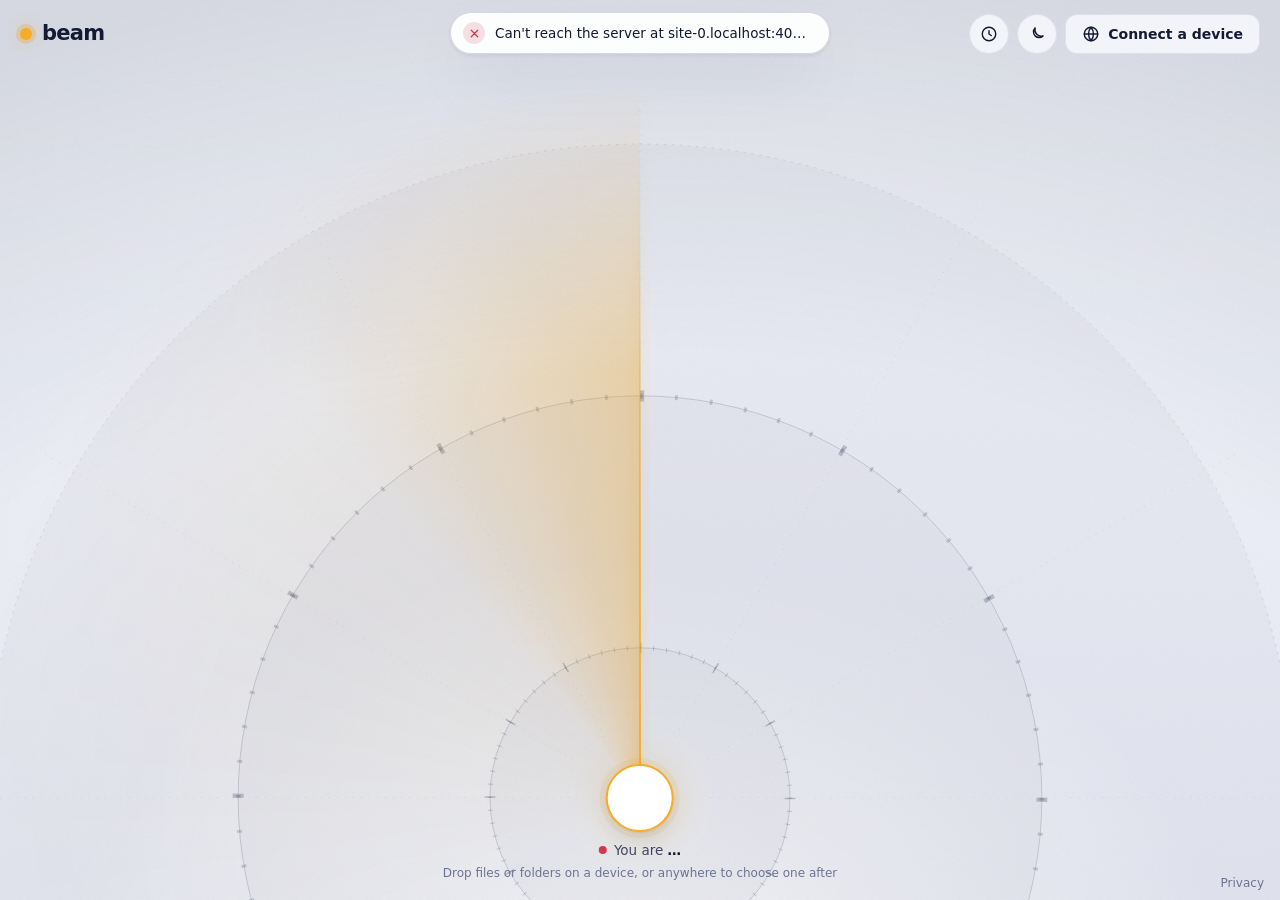
<file: web/static/index.html>
<!doctype html>
<html lang="en" data-theme="dark">
  <head>
    <meta charset="utf-8" />
    <meta
      name="viewport"
      content="width=device-width, initial-scale=1, viewport-fit=cover"
    />
    <meta name="color-scheme" content="dark light" />
    <meta
      name="theme-color"
      content="#05070d"
      media="(prefers-color-scheme: dark)"
    />
    <meta
      name="theme-color"
      content="#e6e9f3"
      media="(prefers-color-scheme: light)"
    />
    <title>beam — drop files between devices</title>
    <link
      rel="icon"
      href="data:image/svg+xml,%3Csvg xmlns='http://www.w3.org/2000/svg' viewBox='0 0 32 32'%3E%3Ccircle cx='16' cy='16' r='6' fill='%23F5B84B'/%3E%3Ccircle cx='16' cy='16' r='11' fill='none' stroke='%23F5B84B' stroke-opacity='.45' stroke-width='2'/%3E%3Ccircle cx='16' cy='16' r='15' fill='none' stroke='%23F5B84B' stroke-opacity='.2' stroke-width='1.5'/%3E%3C/svg%3E"
    />
    <script src="js/theme.js"></script>
    <link rel="manifest" href="manifest.json" />
    <link rel="apple-touch-icon" href="icon-192.png" />
    <meta name="mobile-web-app-capable" content="yes" />
    <meta name="apple-mobile-web-app-capable" content="yes" />
    <meta name="apple-mobile-web-app-title" content="beam" />
    <link rel="stylesheet" href="style.css" />
  </head>
  <body>
    <div class="app">
      <header class="bar">
        <a class="brand" href="./" aria-label="beam"
          ><span class="brand-mark" aria-hidden="true"></span>beam</a
        >
        <div class="bar-end">
          <button
            id="codePill"
            class="pill"
            type="button"
            hidden
            title="Show the code and QR"
          >
            <span class="pill-dot" aria-hidden="true"></span
            ><span class="pill-label">Code</span><b id="codePillText"></b>
          </button>
          <button
            id="historyBtn"
            class="btn btn-ghost btn-icon"
            type="button"
            aria-label="Transfer history"
            title="History"
          >
            <svg class="i" viewBox="0 0 24 24" aria-hidden="true">
              <path d="M12 21a9 9 0 1 0 0-18 9 9 0 0 0 0 18zM12 7.5V12l3 2" />
            </svg>
          </button>
          <button
            id="themeBtn"
            class="btn btn-ghost btn-icon"
            type="button"
            aria-label="Switch to light theme"
          >
            <svg class="i i-sun" viewBox="0 0 24 24" aria-hidden="true">
              <circle cx="12" cy="12" r="4" />
              <path
                d="M12 2v2M12 20v2M2 12h2M20 12h2M4.9 4.9l1.4 1.4M17.7 17.7l1.4 1.4M4.9 19.1l1.4-1.4M17.7 6.3l1.4-1.4"
              />
            </svg>
            <svg class="i i-moon" viewBox="0 0 24 24" aria-hidden="true">
              <path d="M20 14.5A8.5 8.5 0 0 1 9.5 4a7 7 0 1 0 10.5 10.5Z" />
            </svg>
          </button>
          <button
            id="netBtn"
            class="btn btn-ghost"
            type="button"
            aria-label="Connect a device on another network"
          >
            <svg class="i" viewBox="0 0 24 24" aria-hidden="true">
              <circle cx="12" cy="12" r="9" />
              <path d="M3 12h18M12 3a14 14 0 0 1 0 18M12 3a14 14 0 0 0 0 18" />
            </svg>
            <span>Connect a device</span>
          </button>
        </div>
      </header>

      <main class="stage">
        <h1 class="sr-only">beam: drop files between devices</h1>
        <section id="field" class="field" aria-label="Nearby devices">
          <div class="radar" aria-hidden="true">
            <svg id="rings" class="rings"></svg>
            <div id="sweep" class="sweep"></div>
            <div class="pulse"></div>
            <div class="pulse p2"></div>
          </div>
          <svg id="beams" class="beams" aria-hidden="true"></svg>
          <div id="peers" class="peers" role="list"></div>

          <div id="dropHint" class="drop-hint" aria-hidden="true">
            <span
              >Drop files or folders on a device to send now, or anywhere to
              pick a device after</span
            >
          </div>

          <div id="shareBar" class="share-bar" role="status" hidden>
            <span
              ><span id="shareVerb">Tap a device to send</span>
              <b id="shareWhat"></b
            ></span>
            <button
              id="shareLink"
              class="btn btn-ghost"
              type="button"
              hidden
              title="Leave it on the server for anyone with the link to pick up once"
            >
              Get a link
            </button>
            <button id="shareCancel" class="btn btn-ghost" type="button">
              Cancel
            </button>
          </div>

          <div class="self">
            <button
              id="selfBtn"
              class="self-btn"
              type="button"
              aria-label="Edit your name and avatar"
            >
              <span id="selfNode" class="self-node" aria-hidden="true"
                ><span id="selfEmoji"></span
              ></span>
              <span class="self-edit" aria-hidden="true"
                ><svg class="i" viewBox="0 0 24 24">
                  <path d="M4 20h4L18 10l-4-4L4 16zM13 7l4 4" /></svg
              ></span>
            </button>
            <p class="self-meta">
              <span
                id="connState"
                class="conn"
                data-state="off"
                role="status"
                aria-label="Connecting"
              ></span>
              <span
                >You are
                <strong id="selfName" class="self-name">…</strong></span
              >
            </p>
            <p id="selfHint" class="self-hint">
              Drop files or folders on a device, or anywhere to choose one after
            </p>
          </div>
        </section>
      </main>
      <footer class="foot"><a href="privacy">Privacy</a></footer>
    </div>

    <aside id="panel" class="panel" hidden aria-label="Transfers">
      <button
        id="panelToggle"
        class="panel-head"
        type="button"
        aria-expanded="true"
        aria-controls="panelList"
      >
        <span class="panel-title">Transfers</span>
        <span id="panelSum" class="panel-sum"></span>
        <svg class="i panel-chev" viewBox="0 0 24 24" aria-hidden="true">
          <path d="M6 9l6 6 6-6" />
        </svg>
      </button>
      <div class="panel-bar" aria-hidden="true"><i id="panelBar"></i></div>
      <ul id="panelList" class="panel-list"></ul>
    </aside>

    <dialog id="offerModal" class="modal offer" aria-labelledby="offerTitle">
      <div id="offerEmoji" class="offer-from" aria-hidden="true"></div>
      <h2 id="offerTitle" class="modal-title">
        <b id="offerSender"></b> <span id="offerVerb">wants to send you</span>
        <span id="offerWhat">a file</span>
      </h2>
      <img id="offerPreview" class="offer-preview" alt="" hidden />
      <ul id="offerFiles" class="offer-files"></ul>
      <div class="modal-actions">
        <button id="offerDecline" class="btn btn-ghost" type="button">
          Decline
        </button>
        <button
          id="offerAccept"
          class="btn btn-primary"
          type="button"
          autofocus
        >
          Accept
        </button>
      </div>
      <div class="offer-timer" aria-hidden="true">
        <i id="offerTimer"></i><span id="offerLeft"></span>
      </div>
      <p id="offerQueue" class="offer-queue" hidden></p>
    </dialog>

    <dialog id="netModal" class="modal" aria-labelledby="netTitle">
      <h2 id="netTitle" class="modal-title">
        Connect a device on another network
      </h2>
      <p class="modal-lead">
        On the other device, open beam and enter this code, or scan the QR.
      </p>
      <div class="code-block">
        <output
          id="roomCode"
          class="code is-loading"
          aria-live="polite"
          aria-label="Your code"
          ><b></b><b></b><b></b><b></b
        ></output>
        <div
          id="qr"
          class="qr"
          role="img"
          aria-label="QR code to join this room"
        ></div>
      </div>
      <p class="code-note">
        <span
          >Expires in <b id="codeLeft" class="code-left">10:00</b> unless
          someone joins</span
        >
        <button id="copyLink" class="btn btn-ghost" type="button">
          <svg class="i" viewBox="0 0 24 24" aria-hidden="true">
            <path d="M10 14a4 4 0 0 0 5.7 0l3-3a4 4 0 0 0-5.7-5.7L11.5 6.8" />
            <path d="M14 10a4 4 0 0 0-5.7 0l-3 3a4 4 0 0 0 5.7 5.7l1.5-1.5" />
          </svg>
          Copy link
        </button>
      </p>
      <div class="or" aria-hidden="true">
        or enter a code from another device
      </div>
      <form id="joinForm" class="join-row">
        <input
          id="joinInput"
          class="join-input"
          maxlength="4"
          autocomplete="off"
          autocapitalize="characters"
          inputmode="text"
          spellcheck="false"
          placeholder="ABCD"
          aria-label="Code from another device"
        />
        <button class="btn btn-primary" type="submit">Join</button>
      </form>
      <button id="netClose" class="modal-x" type="button" aria-label="Close">
        <svg class="i" viewBox="0 0 24 24" aria-hidden="true">
          <path d="M6 6l12 12M18 6L6 18" />
        </svg>
      </button>
    </dialog>

    <dialog id="dropModal" class="modal" aria-labelledby="dropTitle">
      <h2 id="dropTitle" class="modal-title">
        Link ready for <b id="dropLinkName"></b>
      </h2>
      <p class="modal-lead">
        Anyone with this link can pick the file up once, within
        <b id="dropLinkTTL"></b>. The key is in the link itself and never
        reaches the server, so share it the way you would share the file.
      </p>
      <div class="code-block">
        <input
          id="dropLinkInput"
          class="link-input"
          readonly
          aria-label="Pickup link"
          spellcheck="false"
        />
        <div
          id="dropLinkQr"
          class="qr"
          role="img"
          aria-label="QR code of the pickup link"
        ></div>
      </div>
      <div class="modal-actions">
        <button id="dropLinkShare" class="btn btn-ghost" type="button" hidden>
          Share…
        </button>
        <button id="dropLinkCopy" class="btn btn-primary" type="button">
          <svg class="i" viewBox="0 0 24 24" aria-hidden="true">
            <path d="M9 9h10v10H9zM5 15V5h10" />
          </svg>
          Copy link
        </button>
      </div>
      <button
        id="dropLinkClose"
        class="modal-x"
        type="button"
        aria-label="Close"
      >
        <svg class="i" viewBox="0 0 24 24" aria-hidden="true">
          <path d="M6 6l12 12M18 6L6 18" />
        </svg>
      </button>
    </dialog>

    <dialog
      id="historyModal"
      class="modal modal-wide"
      aria-labelledby="historyTitle"
    >
      <h2 id="historyTitle" class="modal-title">History</h2>
      <p class="modal-lead">
        Files stay on the device that received them. This list is only on this
        browser.
      </p>
      <p id="historyEmpty" class="history-empty">
        Nothing yet. Files you send or receive show up here.
      </p>
      <ul id="historyList" class="history-list"></ul>
      <div class="modal-actions">
        <button id="historyClear" class="btn btn-ghost" type="button" hidden>
          Clear
        </button>
        <button id="historyClose" class="btn btn-primary" type="button">
          Close
        </button>
      </div>
    </dialog>

    <dialog id="profileModal" class="modal" aria-labelledby="profileTitle">
      <h2 id="profileTitle" class="modal-title">Your device</h2>
      <p class="modal-lead">
        This is how other devices see you. It stays the same in this browser.
      </p>
      <div class="prof-row">
        <span id="profPreview" class="prof-preview" aria-hidden="true"></span>
        <span class="prof-field">
          <input
            id="profName"
            class="prof-name"
            maxlength="32"
            autocomplete="nickname"
            spellcheck="false"
            aria-label="Device name"
            placeholder="Device name"
            aria-describedby="profCount"
          />
          <span id="profCount" class="prof-count" aria-live="polite"
            >0 / 32</span
          >
        </span>
      </div>
      <div id="profEmojis" class="emoji-grid" aria-label="Avatar"></div>
      <div class="modal-actions">
        <button id="profCancel" class="btn btn-ghost" type="button">
          Cancel
        </button>
        <button id="profSave" class="btn btn-primary" type="button">
          Save
        </button>
      </div>
    </dialog>

    <dialog id="snipModal" class="modal" aria-labelledby="snipTitle">
      <h2 id="snipTitle" class="modal-title">
        Send a note to <b id="snipTo"></b>
      </h2>
      <p class="modal-lead">
        A link, an address, a one‑time code. It shows up on their screen right
        away.
      </p>
      <textarea
        id="snipText"
        class="snip-text"
        rows="4"
        maxlength="8000"
        placeholder="Type or paste here"
        aria-label="Note"
      ></textarea>
      <p class="snip-count"><span id="snipCount">0</span> / 8000</p>
      <div class="modal-actions">
        <button id="snipCancel" class="btn btn-ghost" type="button">
          Cancel
        </button>
        <button id="snipSend" class="btn btn-primary" type="button">
          Send note
        </button>
      </div>
    </dialog>

    <div
      id="tabGate"
      class="gate"
      role="dialog"
      aria-modal="true"
      aria-labelledby="gateTitle"
      hidden
    >
      <div class="gate-card">
        <span class="brand-mark" aria-hidden="true"></span>
        <h2 id="gateTitle" class="modal-title">beam is open in another tab</h2>
        <p id="gateBody" class="modal-lead"></p>
        <div class="modal-actions">
          <button id="gateUse" class="btn btn-primary" type="button">
            Use this tab instead
          </button>
        </div>
      </div>
    </div>

    <div id="toasts" class="toasts" aria-live="polite" popover="manual"></div>
    <input type="file" id="filePicker" multiple hidden />
    <input type="file" id="folderPicker" webkitdirectory hidden />

    <template id="peerT">
      <div class="peer" role="listitem">
        <div class="peer-body">
          <button class="peer-hit" type="button">
            <span class="avatar">
              <svg class="ring" viewBox="0 0 100 100" aria-hidden="true">
                <circle class="ring-track" cx="50" cy="50" r="46"></circle>
                <circle class="ring-fill" cx="50" cy="50" r="46"></circle>
              </svg>
              <span class="peer-emoji" aria-hidden="true"></span>
              <span class="peer-pct" hidden></span>
              <span class="peer-dir" aria-hidden="true"></span>
            </span>
            <span class="peer-name"></span>
            <span class="peer-sub"></span>
          </button>
          <button class="folder-btn" type="button">
            <svg class="i" viewBox="0 0 24 24" aria-hidden="true">
              <path d="M3 6h6l2 2.5h10V19H3z" />
            </svg>
          </button>
          <button class="note-btn" type="button">
            <svg class="i" viewBox="0 0 24 24" aria-hidden="true">
              <path d="M4 5h16v11H9l-5 4z" />
              <path d="M8 9h8M8 12.5h5" />
            </svg>
          </button>
        </div>
      </div>
    </template>

    <template id="rowT">
      <li class="tr">
        <span class="tr-icon" aria-hidden="true"></span>
        <span class="tr-name"></span>
        <span class="tr-meta"></span>
        <span class="tr-tags"></span>
        <span class="tr-act"></span>
        <svg
          class="tr-graph"
          viewBox="0 0 100 24"
          preserveAspectRatio="none"
          aria-hidden="true"
          hidden
        >
          <polygon points=""></polygon>
          <polyline points=""></polyline>
        </svg>
        <span class="tr-bar" aria-hidden="true"><i></i></span>
      </li>
    </template>

    <script src="qr.min.js"></script>
    <script type="module" src="js/app.js"></script>
  </body>
</html>
</file>
<file: web/static/style.css>
:root {
  color-scheme: dark;
  --bg-0: #05070d;
  --bg-1: #0b1020;
  --bg-2: #141c38;
  --surface: #121829;
  --surface-2: #192139;
  --surface-3: #222c4b;
  --edge: rgba(215, 225, 255, 0.09);
  --edge-2: rgba(215, 225, 255, 0.16);
  --ink: #edf0fb;
  --ink-2: #c2c8dd;
  --muted: #858ca8;
  --beam: #ffc466;
  --beam-2: #ffb340;
  --beam-ink: #1c1300;
  --beam-text: #ffc466;
  --beam-10: rgba(255, 196, 102, 0.1);
  --beam-20: rgba(255, 196, 102, 0.2);
  --beam-40: rgba(255, 196, 102, 0.4);
  --ok: #52e3a0;
  --ok-20: rgba(82, 227, 160, 0.22);
  --bad: #ff7b8c;
  --bad-20: rgba(255, 123, 140, 0.22);
  --ring: rgba(215, 225, 255, 0.09);
  --ring-2: rgba(215, 225, 255, 0.16);
  --tick: rgba(215, 225, 255, 0.22);
  --zone: rgba(215, 225, 255, 0.022);
  --sweep-trail: rgba(255, 196, 102, 0.05);
  --sweep-edge: rgba(255, 196, 102, 0.3);
  --vignette: rgba(0, 0, 0, 0.42);
  --pulse-a: rgba(255, 196, 102, 0.14);
  --pulse-b: rgba(255, 196, 102, 0.34);
  --shadow-1:
    0 1px 2px rgba(0, 0, 0, 0.4), 0 10px 28px -10px rgba(0, 0, 0, 0.55);
  --shadow-2:
    0 2px 4px rgba(0, 0, 0, 0.4), 0 28px 64px -18px rgba(0, 0, 0, 0.75);
  --noise-a: 0.05;
  --font:
    "Inter Variable", Inter, "SF Pro Text", -apple-system,
    "Segoe UI Variable Text", "Segoe UI", Roboto, system-ui, sans-serif;
  --mono:
    ui-monospace, "SF Mono", "Cascadia Code", "JetBrains Mono", Menlo, Consolas,
    monospace;
  --r-sm: 10px;
  --r-md: 14px;
  --r-lg: 20px;
  --r-xl: 28px;
  --ease: cubic-bezier(0.22, 1, 0.36, 1);
  --spring: cubic-bezier(0.34, 1.4, 0.64, 1);
  --fast: 140ms;
  --base: 240ms;
  --slow: 520ms;
  --safe-t: env(safe-area-inset-top, 0px);
  --safe-b: env(safe-area-inset-bottom, 0px);
}

[data-theme="light"] {
  color-scheme: light;
  --bg-0: #e6e9f3;
  --bg-1: #f3f5fb;
  --bg-2: #ffffff;
  --surface: #ffffff;
  --surface-2: #f2f4fa;
  --surface-3: #e7eaf4;
  --edge: rgba(20, 28, 60, 0.09);
  --edge-2: rgba(20, 28, 60, 0.16);
  --ink: #131a32;
  --ink-2: #3d4566;
  --muted: #6b7391;
  --beam: #f7ab2a;
  --beam-2: #e99a10;
  --beam-text: #9a6300;
  --beam-10: rgba(233, 154, 16, 0.1);
  --beam-20: rgba(233, 154, 16, 0.22);
  --beam-40: rgba(233, 154, 16, 0.42);
  --ok: #128a52;
  --ok-20: rgba(18, 138, 82, 0.16);
  --bad: #d3364f;
  --bad-20: rgba(211, 54, 79, 0.15);
  --ring: rgba(20, 28, 60, 0.09);
  --ring-2: rgba(20, 28, 60, 0.16);
  --tick: rgba(20, 28, 60, 0.22);
  --zone: rgba(20, 28, 60, 0.025);
  --sweep-trail: rgba(233, 154, 16, 0.05);
  --sweep-edge: rgba(233, 154, 16, 0.32);
  --vignette: rgba(20, 28, 60, 0.12);
  --pulse-a: rgba(233, 154, 16, 0.08);
  --pulse-b: rgba(233, 154, 16, 0.2);
  --shadow-1:
    0 1px 2px rgba(20, 28, 60, 0.08), 0 10px 28px -10px rgba(20, 28, 60, 0.2);
  --shadow-2:
    0 2px 4px rgba(20, 28, 60, 0.08), 0 28px 64px -18px rgba(20, 28, 60, 0.35);
  --noise-a: 0.07;
}

*,
*::before,
*::after {
  box-sizing: border-box;
}
[hidden] {
  display: none !important;
}

html,
body {
  height: 100%;
}

body {
  margin: 0;
  font: 15px/1.5 var(--font);
  color: var(--ink);
  background:
    radial-gradient(70vmax 50vmax at 50% 108%, var(--bg-2) 0%, transparent 65%),
    linear-gradient(180deg, var(--bg-1) 0%, var(--bg-0) 100%);
  background-attachment: fixed;
  overflow: hidden;
  -webkit-tap-highlight-color: transparent;
  -webkit-font-smoothing: antialiased;
  text-rendering: optimizeLegibility;
  transition:
    background var(--slow) ease,
    color var(--slow) ease;
}

body::before {
  content: "";
  position: fixed;
  inset: 0;
  z-index: 0;
  pointer-events: none;
  opacity: var(--noise-a);
  background-image: url("data:image/svg+xml,%3Csvg xmlns='http://www.w3.org/2000/svg' width='180' height='180'%3E%3Cfilter id='n'%3E%3CfeTurbulence type='fractalNoise' baseFrequency='0.85' numOctaves='2' stitchTiles='stitch'/%3E%3CfeColorMatrix type='saturate' values='0'/%3E%3C/filter%3E%3Crect width='100%25' height='100%25' filter='url(%23n)'/%3E%3C/svg%3E");
}

.i {
  width: 18px;
  height: 18px;
  fill: none;
  stroke: currentColor;
  stroke-width: 1.9;
  stroke-linecap: round;
  stroke-linejoin: round;
  flex: 0 0 auto;
}
.mono {
  font-family: var(--mono);
  font-variant-numeric: tabular-nums;
}
.muted {
  color: var(--muted);
}
.sr-only {
  position: absolute;
  width: 1px;
  height: 1px;
  overflow: hidden;
  clip: rect(0 0 0 0);
  white-space: nowrap;
}

:focus-visible {
  outline: 2px solid var(--beam);
  outline-offset: 3px;
  border-radius: 6px;
}

.btn {
  appearance: none;
  font: inherit;
  font-weight: 600;
  font-size: 14px;
  color: var(--ink);
  border: 1px solid transparent;
  border-radius: 12px;
  height: 40px;
  padding: 0 16px;
  cursor: pointer;
  display: inline-flex;
  align-items: center;
  justify-content: center;
  gap: 8px;
  white-space: nowrap;
  user-select: none;
  transition:
    transform var(--fast) ease,
    background var(--fast) ease,
    border-color var(--fast) ease,
    box-shadow var(--fast) ease,
    filter var(--fast) ease;
}
.btn:active {
  transform: scale(0.96);
}
.btn:disabled {
  opacity: 0.5;
  cursor: default;
}

.btn-primary {
  background: linear-gradient(180deg, var(--beam) 0%, var(--beam-2) 100%);
  color: var(--beam-ink);
  box-shadow:
    inset 0 1px 0 rgba(255, 255, 255, 0.35),
    0 8px 20px -8px var(--beam-40);
}
.btn-primary:hover {
  filter: brightness(1.06);
}

.btn-ghost {
  background: var(--surface-2);
  border-color: var(--edge);
}
.btn-ghost:hover {
  background: var(--surface-3);
  border-color: var(--edge-2);
}

.btn-icon {
  width: 40px;
  padding: 0;
  border-radius: 50%;
}

.btn-danger {
  background: var(--bad-20);
  color: var(--bad);
}
.btn-danger:hover {
  filter: brightness(1.1);
}

.app {
  position: relative;
  z-index: 1;
  height: 100dvh;
  display: flex;
  flex-direction: column;
}
.app::after {
  content: "";
  position: absolute;
  inset: 0;
  z-index: -1;
  pointer-events: none;
  background: radial-gradient(
    115% 105% at 50% 100%,
    transparent 58%,
    var(--vignette) 100%
  );
}

.bar {
  display: flex;
  align-items: center;
  justify-content: space-between;
  gap: 12px;
  padding: calc(14px + var(--safe-t)) 20px 6px;
}

.brand {
  display: inline-flex;
  align-items: center;
  gap: 10px;
  font-weight: 800;
  font-size: 21px;
  letter-spacing: -0.035em;
  color: var(--ink);
  text-decoration: none;
  user-select: none;
}
.brand-mark {
  width: 12px;
  height: 12px;
  border-radius: 50%;
  background: var(--beam);
  box-shadow:
    0 0 0 4px var(--beam-20),
    0 0 18px var(--beam-40);
}

.bar-end {
  display: flex;
  align-items: center;
  gap: 8px;
}

.pill {
  appearance: none;
  font: inherit;
  font-size: 13px;
  color: var(--ink-2);
  background: var(--beam-10);
  border: 1px solid var(--beam-20);
  border-radius: 999px;
  height: 34px;
  padding: 0 12px 0 10px;
  display: inline-flex;
  align-items: center;
  gap: 8px;
  cursor: pointer;
  animation: pop var(--base) var(--spring) both;
}
.pill b {
  font-family: var(--mono);
  font-weight: 700;
  color: var(--beam-text);
  letter-spacing: 0.1em;
}
.pill-dot {
  width: 7px;
  height: 7px;
  border-radius: 50%;
  background: var(--beam);
  box-shadow: 0 0 8px var(--beam);
}

#themeBtn .i-moon,
[data-theme="light"] #themeBtn .i-sun {
  display: none;
}
[data-theme="light"] #themeBtn .i-moon {
  display: block;
}

.stage {
  flex: 1;
  min-height: 0;
  display: flex;
}

.field {
  position: relative;
  flex: 1;
  min-height: 0;
  overflow: hidden;
}

.radar,
.beams,
.peers {
  position: absolute;
  inset: 0;
}
.radar {
  pointer-events: none;
  opacity: 0;
  animation: fade-in 1200ms ease 100ms both;
}
.rings {
  width: 100%;
  height: 100%;
  display: block;
  overflow: visible;
}
.zone {
  fill: var(--zone);
  stroke: none;
}
.ring-line {
  fill: none;
  stroke: var(--ring-2);
  stroke-width: 1;
}
.ring-line.is-outer {
  stroke: var(--ring);
  stroke-dasharray: 3 5;
}
.tick {
  fill: none;
  stroke: var(--tick);
  stroke-width: 5;
  stroke-dasharray: 0.4 4.6;
  opacity: 0.8;
}
.tick-major {
  fill: none;
  stroke: var(--tick);
  stroke-width: 11;
  stroke-dasharray: 0.6 29.4;
}
.spoke {
  stroke: var(--ring);
  stroke-width: 1;
  stroke-dasharray: 1 7;
}

.sweep {
  position: absolute;
  border-radius: 50%;
  background: conic-gradient(
    from 0deg,
    transparent 0deg,
    transparent 240deg,
    var(--sweep-trail) 320deg,
    var(--sweep-edge) 360deg
  );
  -webkit-mask: radial-gradient(
    circle closest-side,
    #000 60%,
    transparent 100%
  );
  mask: radial-gradient(circle closest-side, #000 60%, transparent 100%);
  animation: spin 7s linear infinite;
  transition: opacity var(--slow) ease;
}
.sweep::after {
  content: "";
  position: absolute;
  left: calc(50% - 1px);
  top: 0;
  width: 2px;
  height: 50%;
  background: linear-gradient(
    to top,
    var(--beam),
    var(--beam-40) 50%,
    transparent 92%
  );
  box-shadow: 0 0 12px var(--beam-40);
}
.field.has-peers .sweep {
  opacity: 0.55;
}

.pulse {
  position: absolute;
  width: var(--d, 600px);
  height: var(--d, 600px);
  margin: calc(var(--d, 600px) / -2) 0 0 calc(var(--d, 600px) / -2);
  border-radius: 50%;
  background: radial-gradient(
    circle closest-side,
    transparent 93%,
    var(--pulse-a) 96.5%,
    var(--pulse-b) 98.2%,
    transparent 100%
  );
  opacity: 0;
  animation: pulse 4.4s ease-out infinite;
}
.pulse.p2 {
  animation-delay: -2.2s;
}
.field.has-peers .pulse {
  animation-duration: 7s;
}
.field.has-peers .pulse.p2 {
  animation-delay: -3.5s;
}

.beams {
  pointer-events: none;
  overflow: visible;
}
.beams line {
  stroke-linecap: round;
}
.beam-glow {
  stroke: var(--beam);
  stroke-width: 16;
  opacity: 0.16;
  filter: blur(6px);
}
.beam-base {
  stroke: var(--beam);
  stroke-width: 2;
  opacity: 0.45;
  stroke-dasharray: 1;
  stroke-dashoffset: 1;
  animation: draw 600ms var(--ease) forwards;
}
.beam-line {
  stroke: var(--beam);
  stroke-width: 2.5;
  stroke-dasharray: 4 12;
  animation: flow 600ms linear infinite;
  opacity: 0.9;
}
.beam.is-recv .beam-line {
  animation-direction: reverse;
}
.beam-dot {
  fill: var(--beam);
  r: 4;
  filter: drop-shadow(0 0 6px var(--beam));
  animation: travel 1.3s linear infinite;
}
.beam-dot:nth-child(5) {
  animation-delay: -0.43s;
}
.beam-dot:nth-child(6) {
  animation-delay: -0.87s;
}
.beam {
  animation: fade-in var(--base) ease both;
}
.self-node.is-busy {
  animation: glow 1.8s ease-in-out infinite;
}
.self-node.flash-link {
  animation: pulse-link 900ms ease;
}
.peer.flash-link .avatar {
  animation: pulse-link 900ms ease;
  border-color: var(--beam);
}

.self {
  position: absolute;
  left: 50%;
  bottom: calc(18px + var(--safe-b));
  transform: translateX(-50%);
  display: flex;
  flex-direction: column;
  align-items: center;
  gap: 8px;
  z-index: 3;
  text-align: center;
  animation: rise var(--slow) var(--ease) backwards;
  transition:
    bottom var(--base) var(--ease),
    opacity var(--base) ease;
}
.self-btn {
  appearance: none;
  background: none;
  border: 0;
  padding: 0;
  position: relative;
  cursor: pointer;
  border-radius: 50%;
  color: inherit;
}
.self-btn:hover .self-node {
  transform: scale(1.05);
}
.self-edit {
  position: absolute;
  right: -2px;
  bottom: -2px;
  width: 24px;
  height: 24px;
  border-radius: 50%;
  background: var(--surface-2);
  border: 1px solid var(--edge-2);
  color: var(--muted);
  display: grid;
  place-items: center;
  opacity: 0;
  transform: scale(0.8);
  transition:
    opacity var(--fast),
    transform var(--base) var(--spring);
}
.self-edit .i {
  width: 13px;
  height: 13px;
}
.self-btn:hover .self-edit,
.self-btn:focus-visible .self-edit {
  opacity: 1;
  transform: none;
}
@media (hover: none) {
  .self-edit {
    opacity: 1;
    transform: none;
  }
}
.self-node {
  transition:
    transform var(--base) var(--spring),
    box-shadow var(--base);
  width: 68px;
  height: 68px;
  border-radius: 50%;
  background: var(--surface);
  border: 2px solid var(--beam);
  box-shadow:
    0 0 0 6px var(--beam-10),
    0 0 44px var(--beam-20),
    var(--shadow-1);
  display: grid;
  place-items: center;
  font-size: 30px;
  line-height: 1;
}
.self-meta {
  margin: 0;
  font-size: 13.5px;
  color: var(--ink-2);
  display: flex;
  align-items: center;
  gap: 7px;
}
.self-name {
  color: var(--ink);
  font-weight: 650;
}
.self-hint {
  margin: -4px 0 0;
  font-size: 12px;
  color: var(--muted);
}
.share-bar {
  position: absolute;
  top: 14px;
  left: 50%;
  transform: translateX(-50%);
  z-index: 4;
  display: flex;
  align-items: center;
  gap: 12px;
  padding: 8px 8px 8px 16px;
  border-radius: 999px;
  background: var(--surface-2);
  border: 1px solid var(--edge);
  font-size: 13.5px;
  max-width: calc(100% - 32px);
  white-space: nowrap;
}
.share-bar b {
  overflow: hidden;
  text-overflow: ellipsis;
}

.conn {
  width: 8px;
  height: 8px;
  border-radius: 50%;
  background: var(--ok);
  box-shadow: 0 0 8px var(--ok);
  transition:
    background var(--base),
    box-shadow var(--base);
}
.conn[data-state="off"] {
  background: var(--bad);
  box-shadow: none;
  animation: blink 1.1s ease infinite;
}

.peers {
  pointer-events: none;
}

.peer {
  --x: 50%;
  --y: 50%;
  position: absolute;
  left: 0;
  top: 0;
  width: 116px;
  transform: translate(calc(var(--x) - 50%), calc(var(--y) - 50%));
  transition: transform var(--slow) var(--spring);
  pointer-events: auto;
  will-change: transform;
}
.peer-body {
  display: flex;
  flex-direction: column;
  align-items: center;
  animation: peer-in var(--slow) var(--spring) both;
}
.peer.is-leaving {
  pointer-events: none;
}
.peer.is-leaving .peer-body {
  animation: peer-out var(--base) ease both;
}

.peer-hit {
  appearance: none;
  font: inherit;
  color: inherit;
  background: none;
  border: 0;
  padding: 10px 6px 8px;
  width: 100%;
  border-radius: var(--r-lg);
  cursor: pointer;
  display: flex;
  flex-direction: column;
  align-items: center;
  gap: 9px;
  transition: background var(--fast) ease;
}
.peer-hit:hover {
  background: var(--beam-10);
}
.peer-hit:focus-visible {
  outline-offset: -2px;
}

.avatar {
  position: relative;
  width: 76px;
  height: 76px;
  border-radius: 50%;
  background: var(--surface);
  border: 1px solid var(--edge-2);
  box-shadow: var(--shadow-1);
  display: grid;
  place-items: center;
  transition:
    transform var(--base) var(--spring),
    box-shadow var(--base) ease,
    border-color var(--fast) ease;
}
.peer-hit:hover .avatar {
  transform: translateY(-3px);
  box-shadow:
    0 0 0 4px var(--beam-10),
    var(--shadow-2);
  border-color: var(--beam-40);
}
.peer-emoji {
  font-size: 34px;
  line-height: 1;
  transition:
    opacity var(--base),
    transform var(--base) var(--spring);
}
.peer-pct {
  position: absolute;
  inset: 0;
  display: grid;
  place-items: center;
  font-size: 15px;
  font-weight: 700;
  letter-spacing: -0.02em;
  font-variant-numeric: tabular-nums;
}
.peer-dir {
  position: absolute;
  right: -2px;
  bottom: -2px;
  width: 24px;
  height: 24px;
  border-radius: 50%;
  background: var(--beam);
  color: var(--beam-ink);
  display: none;
  place-items: center;
  box-shadow: 0 0 0 2px var(--surface);
}
.peer-dir .i {
  width: 14px;
  height: 14px;
  stroke-width: 2.4;
}

.ring {
  position: absolute;
  inset: -7px;
  width: calc(100% + 14px);
  height: calc(100% + 14px);
  transform: rotate(-90deg);
}
.ring circle {
  fill: none;
  stroke-width: 4;
  stroke-linecap: round;
}
.ring-track {
  stroke: transparent;
  transition: stroke var(--base);
}
.ring-fill {
  stroke: var(--beam);
  stroke-dasharray: 289;
  stroke-dashoffset: 289;
  transition: stroke-dashoffset 200ms linear;
}

.peer.is-busy .ring-track {
  stroke: var(--ring-2);
}
.peer.is-busy .avatar {
  border-color: var(--beam-40);
  box-shadow:
    0 0 0 6px var(--beam-10),
    0 0 40px var(--beam-20),
    var(--shadow-1);
}
.peer.is-busy .peer-emoji {
  opacity: 0.12;
  transform: scale(0.85);
}
.peer.is-busy .peer-dir {
  display: grid;
}
.peer.is-busy .peer-sub {
  color: var(--beam-text);
}
.peer.is-waiting .ring-fill {
  stroke-dasharray: 34 255;
  animation: orbit 1.3s linear infinite;
}

.peer-name {
  font-weight: 650;
  font-size: 13.5px;
  line-height: 1.2;
  max-width: 100%;
  text-align: center;
  text-wrap: balance;
}
.peer-sub {
  font-size: 12px;
  color: var(--muted);
  min-height: 16px;
  display: flex;
  align-items: center;
  gap: 5px;
  font-variant-numeric: tabular-nums;
  white-space: nowrap;
}
.peer-sub .i {
  width: 13px;
  height: 13px;
}

.peer.is-target .avatar,
.peer.is-target .peer-hit:hover .avatar {
  transform: scale(1.1);
  border-color: var(--beam);
  box-shadow:
    0 0 0 5px var(--beam-20),
    0 0 40px var(--beam-20);
}
.peer.flash-ok .avatar {
  animation: pulse-ok 900ms ease;
}
.peer.flash-bad .avatar {
  animation: shake 400ms ease;
}

.note-btn,
.folder-btn {
  position: absolute;
  top: 4px;
  right: 8px;
  width: 30px;
  height: 30px;
  border-radius: 50%;
  border: 1px solid var(--edge);
  background: var(--surface);
  color: var(--muted);
  cursor: pointer;
  display: grid;
  place-items: center;
  opacity: 0;
  transform: scale(0.8);
  transition:
    opacity var(--fast),
    transform var(--base) var(--spring),
    color var(--fast),
    border-color var(--fast);
}
.folder-btn {
  right: auto;
  left: 8px;
}
.folder-btn[hidden] {
  display: none;
}
.note-btn .i,
.folder-btn .i {
  width: 15px;
  height: 15px;
}
.peer:hover .note-btn,
.peer:focus-within .note-btn,
.peer:hover .folder-btn,
.peer:focus-within .folder-btn {
  opacity: 1;
  transform: scale(1);
}
.note-btn:hover,
.folder-btn:hover {
  color: var(--beam-text);
  border-color: var(--beam-40);
}

.field.is-grid .peers {
  inset: 0 0 132px;
  display: grid;
  grid-template-columns: repeat(auto-fill, minmax(116px, 1fr));
  align-content: start;
  justify-items: center;
  gap: 4px;
  padding: 12px 16px;
  overflow-y: auto;
  pointer-events: auto;
  scrollbar-width: thin;
  scrollbar-color: var(--edge-2) transparent;
}
.field.is-grid .peer {
  position: static;
  transform: none;
  will-change: auto;
}
.field.is-grid .radar,
.field.is-grid .beams {
  display: none;
}

.drop-hint {
  position: absolute;
  inset: 12px;
  border: 2px dashed var(--beam-40);
  border-radius: var(--r-xl);
  background: var(--beam-10);
  display: grid;
  place-items: start center;
  padding-top: 18px;
  opacity: 0;
  pointer-events: none;
  transition: opacity var(--base) ease;
  z-index: 2;
}
.drop-hint span {
  background: var(--surface);
  border: 1px solid var(--edge-2);
  padding: 8px 14px;
  border-radius: 999px;
  font-weight: 600;
  font-size: 13.5px;
  box-shadow: var(--shadow-1);
}
body.is-dragging .drop-hint {
  opacity: 1;
}
body.is-dragging .peer .avatar {
  animation: breathe 1.4s ease-in-out infinite;
}
body.is-dragging .note-btn,
body.is-dragging .folder-btn {
  display: none;
}

.panel {
  position: fixed;
  right: 16px;
  bottom: calc(16px + var(--safe-b));
  width: min(392px, calc(100vw - 32px));
  background: color-mix(in srgb, var(--surface) 86%, transparent);
  -webkit-backdrop-filter: blur(20px) saturate(1.4);
  backdrop-filter: blur(20px) saturate(1.4);
  border: 1px solid var(--edge-2);
  border-radius: var(--r-lg);
  box-shadow: var(--shadow-2);
  z-index: 30;
  overflow: hidden;
  animation: rise var(--base) var(--ease) both;
}

.panel-head {
  appearance: none;
  font: inherit;
  color: inherit;
  background: none;
  border: 0;
  width: 100%;
  display: flex;
  align-items: center;
  gap: 10px;
  padding: 12px 12px 12px 16px;
  cursor: pointer;
  text-align: left;
}
.panel-head:focus-visible {
  outline-offset: -3px;
}
.panel-title {
  font-weight: 700;
  font-size: 14px;
}
.panel-sum {
  margin-left: auto;
  color: var(--muted);
  font-size: 12.5px;
  font-variant-numeric: tabular-nums;
  overflow: hidden;
  text-overflow: ellipsis;
  white-space: nowrap;
  min-width: 0;
}
.panel-chev {
  color: var(--muted);
  transition: transform var(--base) var(--ease);
}
.panel.is-collapsed .panel-chev {
  transform: rotate(180deg);
}

.panel-bar {
  height: 2px;
  background: var(--surface-3);
}
.panel-bar i {
  display: block;
  height: 100%;
  width: 0;
  background: var(--beam);
  transition: width 200ms linear;
}

.panel-list {
  list-style: none;
  margin: 0;
  padding: 4px 8px 8px;
  max-height: min(340px, 46dvh);
  overflow-y: auto;
  scrollbar-width: thin;
  scrollbar-color: var(--edge-2) transparent;
}
.panel.is-collapsed .panel-list {
  display: none;
}

.tr {
  display: grid;
  grid-template-columns: 36px minmax(0, 1fr) auto;
  grid-template-rows: auto auto;
  column-gap: 12px;
  row-gap: 3px;
  align-items: center;
  padding: 8px;
  border-radius: var(--r-md);
  animation: pop var(--base) var(--spring) both;
}
.tr.is-leaving {
  animation: fade-out var(--base) ease both;
}
.tr-icon {
  grid-row: 1 / 3;
  width: 36px;
  height: 36px;
  border-radius: 10px;
  background: var(--surface-2);
  border: 1px solid var(--edge);
  color: var(--ink-2);
  display: grid;
  place-items: center;
}
.tr-icon .i {
  width: 18px;
  height: 18px;
}
.tr-icon img {
  width: 100%;
  height: 100%;
  object-fit: cover;
  border-radius: inherit;
}
.tr.is-done .tr-icon {
  background: var(--ok-20);
  color: var(--ok);
  border-color: transparent;
}
.tr.is-failed .tr-icon {
  background: var(--bad-20);
  color: var(--bad);
  border-color: transparent;
}
.tr-name {
  font-weight: 600;
  font-size: 13.5px;
  overflow: hidden;
  text-overflow: ellipsis;
  white-space: nowrap;
}
.tr-meta {
  grid-column: 2;
  font-size: 12px;
  color: var(--muted);
  font-variant-numeric: tabular-nums;
  white-space: nowrap;
  overflow: hidden;
  text-overflow: ellipsis;
}
.tr.is-done .tr-meta {
  color: var(--ok);
}
.tr.is-failed .tr-meta {
  color: var(--bad);
}
.tr-tags {
  grid-column: 2;
  font-family: var(--mono);
  font-size: 11px;
  color: var(--muted);
  letter-spacing: 0.04em;
  white-space: nowrap;
}
.tr-tags:empty {
  display: none;
}
.tr-act {
  grid-row: 1 / 3;
  grid-column: 3;
  display: flex;
  gap: 4px;
}
.tr-graph {
  grid-column: 2 / 4;
  display: block;
  width: 100%;
  height: 24px;
  margin-top: 2px;
  overflow: visible;
}
.tr-graph[hidden] {
  display: none;
}
.tr-graph polygon {
  fill: var(--beam);
  fill-opacity: 0.14;
}
.tr-graph polyline {
  fill: none;
  stroke: var(--beam);
  stroke-width: 1.5;
  stroke-linejoin: round;
  vector-effect: non-scaling-stroke;
}
.tr.is-done .tr-graph polygon {
  fill: var(--ok);
}
.tr.is-done .tr-graph polyline {
  stroke: var(--ok);
}
.tr-act .btn {
  height: 30px;
  padding: 0 10px;
  font-size: 12.5px;
  border-radius: 9px;
}
.tr-act .btn-icon {
  width: 30px;
  padding: 0;
}
.tr-act .i {
  width: 15px;
  height: 15px;
}
.tr-bar {
  grid-column: 2 / 4;
  height: 3px;
  border-radius: 2px;
  background: var(--surface-3);
  overflow: hidden;
  margin-top: 3px;
}
.tr-bar i {
  display: block;
  height: 100%;
  width: 0;
  background: var(--beam);
  border-radius: 2px;
  transition: width 200ms linear;
}
.tr.is-waiting .tr-bar i {
  width: 30%;
  animation: slide 1.2s ease-in-out infinite;
}
.tr.is-done .tr-bar,
.tr.is-failed .tr-bar {
  display: none;
}
.tr.is-paused .tr-meta {
  color: var(--muted);
}
.tr.is-missed .tr-meta {
  color: var(--muted);
}
.tr.is-missed .tr-bar {
  display: none;
}
.link-input {
  flex: 1;
  min-width: 0;
  height: 44px;
  padding: 0 12px;
  font: 500 12.5px var(--mono);
  background: var(--surface-2);
  color: var(--ink);
  border: 1px solid var(--edge-2);
  border-radius: 12px;
  text-overflow: ellipsis;
}
.link-input:focus {
  outline: 0;
  border-color: var(--beam);
  box-shadow: 0 0 0 4px var(--beam-20);
}
.tr.is-paused .tr-bar i {
  background: var(--muted);
}

.modal {
  border: 1px solid var(--edge-2);
  border-radius: var(--r-xl);
  background: var(--surface);
  color: var(--ink);
  padding: 28px;
  width: min(440px, calc(100vw - 32px));
  max-height: calc(100dvh - 32px);
  box-shadow: var(--shadow-2);
  position: relative;
  margin: auto;
}
.modal::backdrop {
  background: rgba(3, 5, 12, 0.55);
  -webkit-backdrop-filter: blur(6px);
  backdrop-filter: blur(6px);
}
.modal[open] {
  animation: modal-in var(--base) var(--ease) both;
}
.modal[open]::backdrop {
  animation: fade-in var(--base) ease both;
}

.modal-wide {
  width: min(520px, calc(100vw - 32px));
}
.history-empty {
  margin: 18px 0 0;
  padding: 22px;
  text-align: center;
  color: var(--muted);
  font-size: 14px;
  background: var(--surface-2);
  border-radius: var(--r-md);
}
.history-list {
  list-style: none;
  margin: 14px 0 0;
  padding: 0;
  max-height: min(420px, 55dvh);
  overflow-y: auto;
  scrollbar-width: thin;
  scrollbar-color: var(--edge-2) transparent;
}
.history-list .tr {
  animation: none;
}
.history-list .tr-meta {
  white-space: normal;
}
.history-list .tr .tr-act .btn {
  height: 30px;
  padding: 0 10px;
  font-size: 12.5px;
  border-radius: 9px;
}
.history-list .tr .tr-act .i {
  width: 15px;
  height: 15px;
}
.modal-title {
  font-size: 19px;
  font-weight: 700;
  letter-spacing: -0.02em;
  line-height: 1.25;
  margin: 0 0 6px;
  text-wrap: balance;
}
.modal-title b {
  color: var(--beam-text);
  font-weight: 700;
}
.modal-lead {
  margin: 0;
  color: var(--muted);
  font-size: 14px;
}
.modal-actions {
  display: flex;
  justify-content: flex-end;
  gap: 10px;
  margin-top: 22px;
}
.modal-actions .btn {
  min-width: 96px;
}
.modal-x ~ .modal-title,
.modal:has(.modal-x) .modal-title {
  padding-right: 40px;
}
.modal-x {
  position: absolute;
  top: 14px;
  right: 14px;
  width: 34px;
  height: 34px;
  border-radius: 50%;
  border: 0;
  background: var(--surface-2);
  color: var(--muted);
  cursor: pointer;
  display: grid;
  place-items: center;
  transition:
    background var(--fast),
    color var(--fast);
}
.modal-x:hover {
  background: var(--surface-3);
  color: var(--ink);
}
.modal-x .i {
  width: 16px;
  height: 16px;
}

.offer {
  text-align: center;
}
.offer-from {
  width: 72px;
  height: 72px;
  margin: 0 auto 14px;
  border-radius: 50%;
  background: var(--surface-2);
  border: 1px solid var(--edge-2);
  display: grid;
  place-items: center;
  font-size: 34px;
  line-height: 1;
  animation: pop var(--slow) var(--spring) both;
}
.offer-preview {
  display: block;
  max-width: 100%;
  max-height: 220px;
  margin: 18px auto 0;
  border-radius: var(--r-md);
  border: 1px solid var(--edge);
  background: var(--surface-2);
  object-fit: contain;
}
.offer-preview[hidden] {
  display: none;
}
.offer-files {
  list-style: none;
  margin: 18px 0 0;
  padding: 0;
  display: grid;
  gap: 6px;
  max-height: 40dvh;
  overflow-y: auto;
}
.offer-preview + .offer-files {
  margin-top: 10px;
}
.offer-file {
  display: flex;
  align-items: center;
  gap: 12px;
  text-align: left;
  background: var(--surface-2);
  border: 1px solid var(--edge);
  border-radius: var(--r-md);
  padding: 12px 14px;
  min-width: 0;
}
.offer-file > span:last-child {
  min-width: 0;
  overflow: hidden;
}
.offer-file .tr-icon {
  flex: 0 0 auto;
  grid-row: auto;
}
.offer-name {
  font-weight: 600;
  overflow-wrap: anywhere;
  line-height: 1.3;
}
.offer-size {
  font-size: 12.5px;
  color: var(--muted);
  font-variant-numeric: tabular-nums;
}
.offer-more {
  padding: 4px 14px;
  font-size: 12.5px;
  color: var(--muted);
  text-align: left;
}
.offer-timer {
  display: flex;
  align-items: center;
  gap: 10px;
  margin-top: 14px;
  font-size: 12px;
  color: var(--muted);
  font-variant-numeric: tabular-nums;
}
.offer-timer i {
  flex: 1;
  height: 3px;
  border-radius: 2px;
  background: var(--surface-3);
  overflow: hidden;
}
.offer-timer i::after {
  content: "";
  display: block;
  height: 100%;
  background: var(--muted);
  transform-origin: left;
  transform: scaleX(var(--left, 1));
  transition: transform 1s linear;
}
.offer-queue {
  font-size: 12px;
  color: var(--muted);
  margin: 8px 0 0;
}
.offer .modal-actions {
  justify-content: center;
}
.offer .modal-actions .btn {
  flex: 1;
}

.code-block {
  display: flex;
  align-items: center;
  justify-content: space-between;
  gap: 20px;
  margin: 20px 0 8px;
}
.code {
  display: flex;
  gap: 8px;
}
.code b {
  --i: 0;
  width: 54px;
  height: 68px;
  border-radius: 14px;
  background: var(--surface-2);
  border: 1px solid var(--edge);
  display: grid;
  place-items: center;
  font: 700 32px/1 var(--mono);
  color: var(--beam-text);
  animation: cell-in var(--slow) var(--spring) both;
  animation-delay: calc(var(--i) * 70ms);
}
.code b:nth-child(2) {
  --i: 1;
}
.code b:nth-child(3) {
  --i: 2;
}
.code b:nth-child(4) {
  --i: 3;
}
.code.is-loading b {
  color: transparent;
  animation: shimmer 1.2s ease-in-out infinite;
  animation-delay: calc(var(--i) * 120ms);
}
.qr {
  background: #fff;
  border-radius: 12px;
  padding: 8px;
  line-height: 0;
  flex: 0 0 auto;
  min-width: 112px;
  min-height: 112px;
  animation: pop var(--slow) var(--spring) both;
}
.qr svg {
  width: 96px;
  height: 96px;
  display: block;
}
.code-left {
  font-family: var(--mono);
  font-variant-numeric: tabular-nums;
  color: var(--ink);
}
.code-note {
  display: flex;
  align-items: center;
  gap: 10px;
  font-size: 12.5px;
  color: var(--muted);
  margin: 0;
}
.code-note .btn {
  margin-left: auto;
  height: 32px;
  padding: 0 12px;
  font-size: 12.5px;
  border-radius: 9px;
}
.code-note .btn .i {
  width: 15px;
  height: 15px;
}

.or {
  display: flex;
  align-items: center;
  gap: 12px;
  margin: 22px 0 14px;
  color: var(--muted);
  font-size: 12.5px;
}
.or::before,
.or::after {
  content: "";
  flex: 1;
  height: 1px;
  background: var(--edge);
}

.join-row {
  display: flex;
  gap: 10px;
}
.join-input {
  flex: 1;
  min-width: 0;
  height: 48px;
  font: 600 22px var(--mono);
  letter-spacing: 0.5em;
  text-indent: 0.5em;
  text-transform: uppercase;
  text-align: center;
  background: var(--surface-2);
  color: var(--ink);
  border: 1px solid var(--edge-2);
  border-radius: 12px;
  transition:
    border-color var(--fast),
    box-shadow var(--fast);
}
.join-input::placeholder {
  color: var(--muted);
  letter-spacing: 0.5em;
  opacity: 0.6;
}
.join-input:focus {
  outline: 0;
  border-color: var(--beam);
  box-shadow: 0 0 0 4px var(--beam-20);
}
.join-input.is-bad {
  border-color: var(--bad);
  animation: shake 400ms ease;
}
.join-row .btn {
  height: 48px;
  padding: 0 20px;
}

.prof-row {
  display: flex;
  align-items: center;
  gap: 12px;
  margin-top: 18px;
}
.prof-preview {
  width: 56px;
  height: 56px;
  flex: 0 0 auto;
  border-radius: 50%;
  background: var(--surface-2);
  border: 1px solid var(--edge-2);
  display: grid;
  place-items: center;
  font-size: 28px;
  line-height: 1;
}
.prof-field {
  position: relative;
  flex: 1;
  min-width: 0;
  display: flex;
}
.prof-count {
  position: absolute;
  right: 12px;
  top: 50%;
  transform: translateY(-50%);
  font-size: 12px;
  color: var(--muted);
  font-variant-numeric: tabular-nums;
  pointer-events: none;
}
.prof-count.is-full {
  color: var(--beam-text);
}
.prof-name {
  flex: 1;
  min-width: 0;
  height: 48px;
  font: 600 17px var(--font);
  padding: 0 64px 0 14px;
  background: var(--surface-2);
  color: var(--ink);
  border: 1px solid var(--edge-2);
  border-radius: 12px;
  transition:
    border-color var(--fast),
    box-shadow var(--fast);
}
.prof-name:focus {
  outline: 0;
  border-color: var(--beam);
  box-shadow: 0 0 0 4px var(--beam-20);
}

.emoji-grid {
  display: grid;
  grid-template-columns: repeat(auto-fill, minmax(40px, 1fr));
  gap: 6px;
  margin-top: 16px;
  max-height: 232px;
  overflow: hidden auto;
  scrollbar-gutter: stable;
  padding: 4px;
  scrollbar-width: thin;
  scrollbar-color: var(--edge-2) transparent;
}
.emoji-grid button {
  appearance: none;
  aspect-ratio: 1;
  font-size: 22px;
  line-height: 1;
  border-radius: 10px;
  background: var(--surface-2);
  border: 1px solid transparent;
  cursor: pointer;
  display: grid;
  place-items: center;
  transition:
    transform var(--fast),
    border-color var(--fast),
    background var(--fast);
}
.emoji-grid button:hover {
  transform: scale(1.1);
  background: var(--surface-3);
}
.emoji-grid button[aria-checked="true"] {
  border-color: var(--beam);
  background: var(--beam-10);
  box-shadow: 0 0 0 3px var(--beam-20);
}

.snip-text {
  width: 100%;
  font: inherit;
  font-size: 14.5px;
  line-height: 1.5;
  background: var(--surface-2);
  color: var(--ink);
  border: 1px solid var(--edge-2);
  border-radius: 12px;
  padding: 12px 14px;
  resize: vertical;
  min-height: 110px;
  margin-top: 14px;
  transition:
    border-color var(--fast),
    box-shadow var(--fast);
}
.snip-text:focus {
  outline: 0;
  border-color: var(--beam);
  box-shadow: 0 0 0 4px var(--beam-20);
}
.snip-count {
  text-align: right;
  font-size: 12px;
  color: var(--muted);
  margin: 6px 0 0;
  font-variant-numeric: tabular-nums;
}
.snip-recv {
  font-family: var(--mono);
  font-size: 13.5px;
  line-height: 1.55;
  background: var(--surface-2);
  border: 1px solid var(--edge);
  border-radius: 12px;
  padding: 12px 14px;
  margin: 14px 0 0;
  white-space: pre-wrap;
  overflow-wrap: anywhere;
  max-height: 40dvh;
  overflow-y: auto;
  user-select: all;
}

.gate {
  position: fixed;
  inset: 0;
  z-index: 50;
  display: grid;
  place-items: center;
  padding: 16px;
  background: color-mix(in srgb, var(--bg-0) 78%, transparent);
  -webkit-backdrop-filter: blur(10px);
  backdrop-filter: blur(10px);
}
.gate-card {
  width: min(420px, 100%);
  padding: 28px;
  border-radius: var(--r-xl);
  background: var(--surface);
  border: 1px solid var(--edge-2);
  box-shadow: var(--shadow-2);
  text-align: center;
  animation: modal-in var(--base) var(--ease) both;
}
.gate-card .brand-mark {
  display: inline-block;
  margin-bottom: 14px;
}
.gate-card .modal-title {
  margin-bottom: 8px;
}
.gate-card .modal-actions {
  justify-content: center;
}

.toasts {
  position: fixed;
  inset: auto;
  margin: 0;
  padding: 0;
  border: 0;
  background: none;
  overflow: visible;
  color: inherit;
  top: calc(12px + var(--safe-t));
  left: 50%;
  transform: translateX(-50%);
  display: flex;
  flex-direction: column;
  align-items: center;
  gap: 8px;
  z-index: 60;
  width: min(380px, calc(100vw - 28px));
  pointer-events: none;
}
.toast {
  display: flex;
  align-items: center;
  gap: 10px;
  background: color-mix(in srgb, var(--surface) 92%, transparent);
  -webkit-backdrop-filter: blur(16px);
  backdrop-filter: blur(16px);
  border: 1px solid var(--edge-2);
  border-radius: 999px;
  padding: 9px 16px 9px 12px;
  font-size: 13.5px;
  font-weight: 500;
  box-shadow: var(--shadow-2);
  animation: toast-in var(--slow) var(--spring) both;
  max-width: 100%;
  pointer-events: auto;
}
.toast-ic {
  width: 22px;
  height: 22px;
  border-radius: 50%;
  display: grid;
  place-items: center;
  flex: 0 0 auto;
  background: var(--surface-3);
  color: var(--ink-2);
}
.toast-ic .i {
  width: 13px;
  height: 13px;
  stroke-width: 2.4;
}
.toast.ok .toast-ic {
  background: var(--ok-20);
  color: var(--ok);
}
.toast.bad .toast-ic {
  background: var(--bad-20);
  color: var(--bad);
}
.toast > span {
  overflow: hidden;
  text-overflow: ellipsis;
  white-space: nowrap;
}
.toast.note {
  flex-direction: column;
  align-items: stretch;
  gap: 8px;
  width: 100%;
  border-radius: var(--r-md);
  padding: 12px 14px;
  text-align: left;
}
.note-from {
  font-size: 12px;
  color: var(--muted);
}
.toast .snip-recv {
  margin: 0;
  max-height: 160px;
  font-size: 13px;
}
.note-act {
  display: flex;
  gap: 6px;
  justify-content: flex-end;
  flex-wrap: wrap;
}
.toast.is-leaving {
  animation: toast-out var(--base) ease both;
}

@media (max-width: 640px) {
  .bar {
    padding-left: 16px;
    padding-right: 16px;
  }
  #netBtn span {
    display: none;
  }
  #netBtn {
    width: 40px;
    padding: 0;
    border-radius: 50%;
  }
  .pill {
    height: 32px;
    font-size: 12px;
  }
  .pill-label {
    display: none;
  }

  .peer {
    width: 104px;
  }
  .avatar {
    width: 66px;
    height: 66px;
  }
  .peer-emoji {
    font-size: 30px;
  }
  .ring-fill {
    stroke-dasharray: 289;
  }
  .note-btn,
  .folder-btn {
    opacity: 1;
    transform: none;
    top: 0;
    right: 2px;
    width: 28px;
    height: 28px;
  }
  .folder-btn {
    right: auto;
    left: 2px;
  }
  .self-hint {
    display: none;
  }
  .self-node {
    width: 60px;
    height: 60px;
    font-size: 27px;
  }
  .field.is-grid .peers {
    grid-template-columns: repeat(auto-fill, minmax(100px, 1fr));
    inset: 0 0 112px;
  }

  .panel {
    left: 0;
    right: 0;
    bottom: 0;
    width: 100%;
    border-radius: var(--r-lg) var(--r-lg) 0 0;
    border-bottom: 0;
    padding-bottom: var(--safe-b);
    animation-name: sheet-in;
  }
  .panel-head {
    padding-top: 14px;
  }
  .panel-head::before {
    content: "";
    position: absolute;
    top: 6px;
    left: 50%;
    width: 36px;
    height: 4px;
    margin-left: -18px;
    border-radius: 2px;
    background: var(--edge-2);
  }
  .panel-list {
    max-height: 42dvh;
  }
  body.has-panel .self {
    bottom: calc(66px + var(--safe-b));
  }
  body.has-panel.panel-open .self {
    opacity: 0;
    pointer-events: none;
  }

  .modal {
    width: 100%;
    max-width: none;
    margin: auto 0 0;
    border-radius: var(--r-xl) var(--r-xl) 0 0;
    border-bottom: 0;
    padding: 24px 20px calc(20px + var(--safe-b));
    max-height: 92dvh;
  }
  .modal[open] {
    animation-name: sheet-in;
  }
  .code-block {
    flex-direction: column;
    align-items: stretch;
  }
  .code {
    justify-content: center;
  }
  .code b {
    width: 60px;
    height: 74px;
    font-size: 36px;
  }
  .qr {
    align-self: center;
  }
  .toasts {
    top: calc(10px + var(--safe-t));
  }
}

@media (max-width: 640px) and (max-height: 560px) {
  .self-meta {
    display: none;
  }
}

@media (hover: none) {
  .note-btn,
  .folder-btn {
    opacity: 1;
    transform: none;
  }
  .self-hint {
    display: none;
  }
}

@keyframes fade-in {
  from {
    opacity: 0;
  }
  to {
    opacity: 1;
  }
}
@keyframes fade-out {
  to {
    opacity: 0;
    transform: translateY(-4px);
  }
}
@keyframes rise {
  from {
    opacity: 0;
    transform: translateY(14px);
  }
  to {
    opacity: 1;
    transform: translateY(0);
  }
}
.self {
  animation-name: rise-self;
}
@keyframes rise-self {
  from {
    opacity: 0;
    transform: translate(-50%, 14px);
  }
  to {
    opacity: 1;
    transform: translate(-50%, 0);
  }
}
@keyframes pop {
  from {
    opacity: 0;
    transform: scale(0.85);
  }
  to {
    opacity: 1;
    transform: none;
  }
}
@keyframes peer-in {
  from {
    opacity: 0;
    transform: scale(0.4);
  }
  to {
    opacity: 1;
    transform: none;
  }
}
@keyframes peer-out {
  to {
    opacity: 0;
    transform: scale(0.6);
  }
}
@keyframes modal-in {
  from {
    opacity: 0;
    transform: translateY(18px) scale(0.97);
  }
  to {
    opacity: 1;
    transform: none;
  }
}
@keyframes sheet-in {
  from {
    transform: translateY(100%);
  }
  to {
    transform: none;
  }
}
@keyframes toast-in {
  from {
    opacity: 0;
    transform: translateY(-14px) scale(0.95);
  }
  to {
    opacity: 1;
    transform: none;
  }
}
@keyframes toast-out {
  to {
    opacity: 0;
    transform: translateY(-8px) scale(0.97);
  }
}
@keyframes spin {
  to {
    transform: rotate(360deg);
  }
}
@keyframes pulse {
  0% {
    transform: scale(0.08);
    opacity: 0.9;
  }
  70% {
    opacity: 0.35;
  }
  100% {
    transform: scale(1);
    opacity: 0;
  }
}
@keyframes flow {
  to {
    stroke-dashoffset: -16;
  }
}
@keyframes draw {
  to {
    stroke-dashoffset: 0;
  }
}
@keyframes travel {
  0% {
    offset-distance: 0%;
    opacity: 0;
  }
  12% {
    opacity: 1;
  }
  88% {
    opacity: 1;
  }
  100% {
    offset-distance: 100%;
    opacity: 0;
  }
}
@keyframes glow {
  50% {
    box-shadow:
      0 0 0 10px var(--beam-20),
      0 0 70px var(--beam-40),
      var(--shadow-1);
  }
}
@keyframes pulse-link {
  0% {
    box-shadow: 0 0 0 0 var(--beam);
  }
  100% {
    box-shadow: 0 0 0 34px transparent;
  }
}
@keyframes orbit {
  to {
    stroke-dashoffset: -289;
  }
}
@keyframes blink {
  50% {
    opacity: 0.3;
  }
}
@keyframes breathe {
  50% {
    transform: scale(1.05);
    box-shadow:
      0 0 0 5px var(--beam-20),
      var(--shadow-1);
  }
}
@keyframes pulse-ok {
  0% {
    box-shadow: 0 0 0 0 var(--ok);
  }
  100% {
    box-shadow: 0 0 0 28px transparent;
  }
}
@keyframes shake {
  20%,
  60% {
    transform: translateX(-5px);
  }
  40%,
  80% {
    transform: translateX(5px);
  }
}
@keyframes cell-in {
  from {
    opacity: 0;
    transform: translateY(10px) scale(0.9);
  }
  to {
    opacity: 1;
    transform: none;
  }
}
@keyframes shimmer {
  50% {
    background: var(--surface-3);
  }
}
@keyframes slide {
  0% {
    transform: translateX(-100%);
  }
  100% {
    transform: translateX(340%);
  }
}

@media (prefers-reduced-motion: reduce) {
  *,
  *::before,
  *::after {
    animation-duration: 0.01ms !important;
    animation-iteration-count: 1 !important;
    transition-duration: 0.01ms !important;
  }
  .sweep,
  .pulse {
    display: none;
  }
  .beam-line {
    animation: none;
    stroke-dasharray: none;
  }
  .beam-dot {
    display: none;
  }
  .peer.is-waiting .ring-fill {
    animation: none;
    stroke-dasharray: 289;
    stroke-dashoffset: 217;
  }
}

.foot {
  position: absolute;
  right: 16px;
  bottom: calc(8px + var(--safe-b));
  z-index: 2;
  font-size: 12px;
}
.foot a {
  color: var(--muted);
  text-decoration: none;
}
.foot a:hover {
  color: var(--ink);
  text-decoration: underline;
}

.legal-app {
  height: auto;
  min-height: 100dvh;
}
.legal {
  max-width: 620px;
  width: 100%;
  margin: 0 auto;
  padding: 8px 20px 56px;
  font-size: 15px;
  line-height: 1.55;
  color: var(--ink-2);
}
.legal h1 {
  font-size: 30px;
  letter-spacing: -0.03em;
  margin: 16px 0 8px;
  color: var(--ink);
}
.legal h2 {
  font-size: 17px;
  letter-spacing: -0.01em;
  margin: 28px 0 8px;
  color: var(--ink);
}
.legal .lead {
  color: var(--muted);
}
.legal p,
.legal ul {
  margin: 0 0 10px;
}
.legal ul {
  padding-left: 20px;
}
.legal li {
  margin: 4px 0;
}
.legal b {
  color: var(--ink);
  font-weight: 650;
}
</file>
